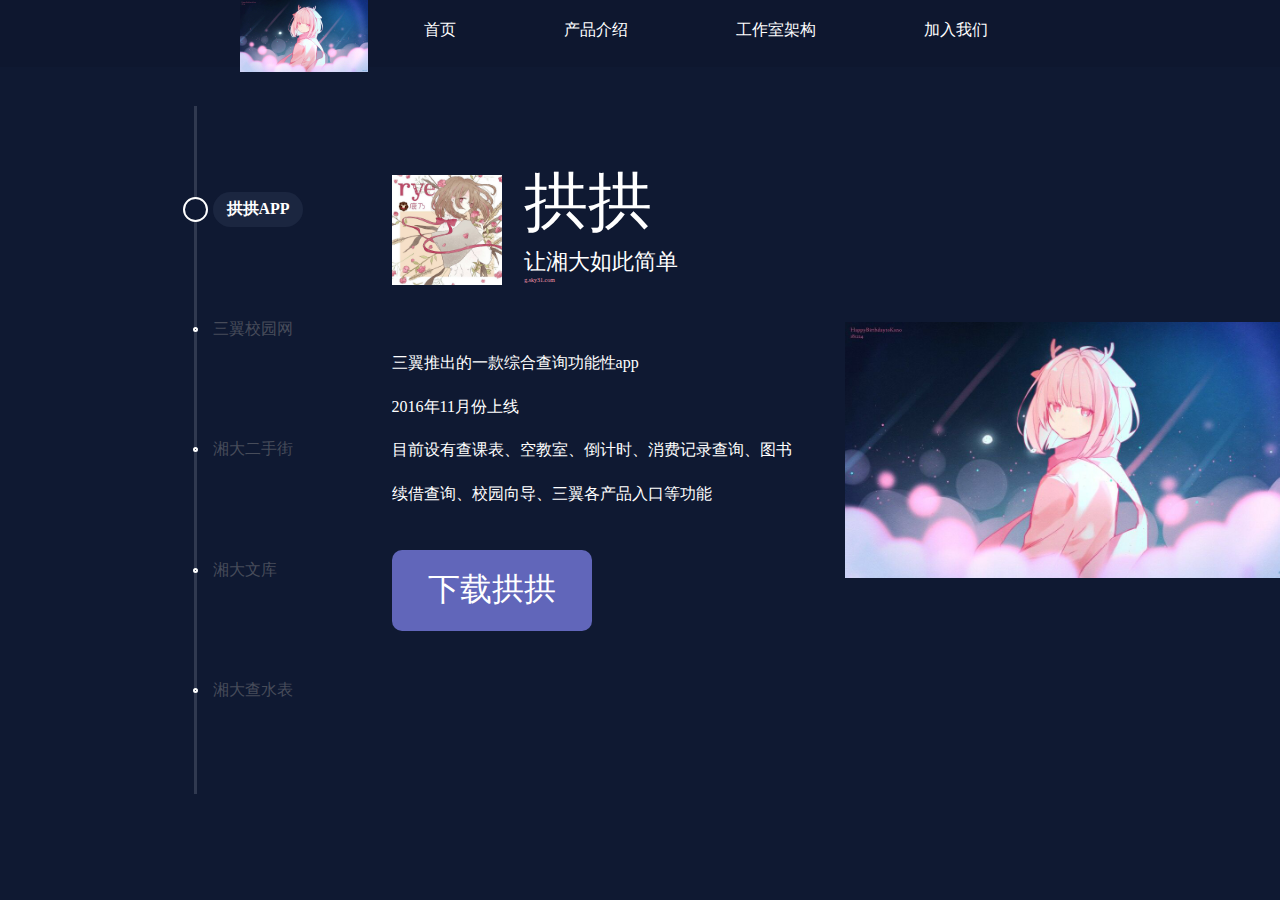
<file: produce.html>
<!DOCTYPE html>
<html lang="ch-ZN">
<head>
    <meta charset="UTF-8">
    <meta name="viewport" content="width=device-width, initial-scale=1.0">
    <meta http-equiv="X-UA-Compatible" content="ie=edge">
    <title>三翼</title>
    <link rel="stylesheet" href="css/main.css">
    <link rel="stylesheet" href="css/produce-page.css">
</head>
<body>
    <header>
        <div class="header-icon">
            <img src="img/img1.jpg" alt="三翼工作室">
        </div>
        <div class="header-info">
            <ul class="header-info-list">
                <li class="header-info-item">首页</li>
                <li class="header-info-item">产品介绍</li>
                <li class="header-info-item">工作室架构</li>
                <li class="header-info-item">加入我们</li>
            </ul>
        </div>
    </header>
    <main id="main">
        <div class="main-container">
            <div class="main-contain">
                <div class="produce-progress">
                    <div class="produce-progress-contain">
                        <div class="progress-item active-progress" id="progress1">
                            <div class="progress-circle" id="circle1"></div>
                            <div class="progress-detail" onclick="move(1)">
                                拱拱APP
                            </div>
                        </div>
                        <div class="progress-item" id="progress2">
                            <div class="progress-circle" id="circle2"></div>
                            <div class="progress-detail" onclick="move(2)">
                                三翼校园网
                            </div>
                        </div>
                        <div class="progress-item" id="progress3">
                            <div class="progress-circle" id="circle3"></div>
                            <div class="progress-detail" onclick="move(3)">
                                湘大二手街
                            </div>
                        </div>
                        <div class="progress-item" id="progress4">
                            <div class="progress-circle" id="circle4"></div>
                            <div class="progress-detail" onclick="move(4)">
                                湘大文库
                            </div>
                        </div>
                        <div class="progress-item" id="progress5">
                            <div class="progress-circle" id="circle5"></div>
                            <div class="progress-detail" onclick="move(5)">
                                湘大查水表
                            </div>
                        </div>
                    </div>
                </div>
                <div class="produce-container" id="produce-container">
                    <!-- 拱拱 -->
                    <div class="produce-item" id="item1">
                        <div class="produce-item-container">
                            <div class="produce-detail">
                                <div class="produce-header">
                                    <div class="produce-header-container">
                                        <div class="produce-icon">
                                            <img src="img/img2.jpg" alt="拱拱">
                                        </div>
                                        <div class="produce-title">
                                            <div class="produce-title-main">
                                                拱拱
                                            </div>
                                            <div class="produce-title-ex">
                                                让湘大如此简单
                                            </div>
                                            <div class="produce-title-web">
                                                <a href="https://g.sky31.com" target="_blank">g.sky31.com</a>
                                            </div>
                                        </div>
                                    </div>
                                </div>
                                <div class="produce-main">
                                    <div class="produce-main-container">
                                        <p>三翼推出的一款综合查询功能性app</p>
                                        <p>2016年11月份上线</p>
                                        <p>目前设有查课表、空教室、倒计时、消费记录查询、图书</p>
                                        <p>续借查询、校园向导、三翼各产品入口等功能</p>
                                    </div>
                                </div>
                                <div class="produce-footer">
                                    <div class="produce-footer-container">
                                        <button><a href="https://g.sky31.com" target="_blank">下载拱拱</a></button>
                                    </div>
                                </div>
                            </div>
                            <div class="produce-image">
                                <div class="produce-image-container">
                                    <img src="img/img1.jpg">
                                </div>
                            </div>
                        </div>
                    </div>
                    <!-- 三翼校园 -->
                    <div class="produce-item" id="item2">
                        <div class="produce-item-container">
                            <div class="produce-detail">
                                <div class="produce-header">
                                    <div class="produce-header-container">
                                        <div class="produce-icon">
                                            <img src="img/img1.jpg">
                                        </div>
                                        <div class="produce-title">
                                            <div class="produce-title-main">
                                                三翼校园网
                                            </div>
                                            <div class="produce-title-web">
                                                <a href="https://www.sky31.com" target="_blank">www.sky31.com</a>
                                            </div>
                                        </div>
                                    </div>
                                </div>
                                <div class="produce-main">
                                    <div class="produce-main-container">
                                        <p>与2004年3月正式上线</p>
                                        <p>学生门户网站</p>
                                        <p>三翼校园网现设有新闻、资讯、活动日历、通知通告、</p>
                                        <p>快速导航、人物专访、专题页面、三翼通讯社、湘大</p>
                                        <p>视频窗、翼产品共十个模块</p>
                                    </div>
                                </div>
                                <div class="produce-footer">
                                    <div class="produce-footer-container">
                                        <button><a href="https://www.sky31.com" target="_blank">打开三翼校园</a></button>
                                    </div>
                                </div>
                            </div>
                            <div class="produce-image">
                                <div class="produce-image-container">
                                    <img src="img/img1.jpg">
                                </div>
                            </div>
                        </div>
                    </div>
                    <!-- 湘大二手街 -->
                    <div class="produce-item" id="item3">
                        <div class="produce-item-container">
                            <div class="produce-detail">
                                <div class="produce-header">
                                    <div class="produce-header-container">
                                        <div class="produce-icon">
                                            <img src="img/img1.jpg">
                                        </div>
                                        <div class="produce-title">
                                            <div class="produce-title-main">
                                                湘大二手街
                                            </div>
                                            <div class="produce-title-ex">
                                                湘大人自己的二手街
                                            </div>
                                            <div class="produce-title-web">
                                                <a href="https://buy.sky31.com" target="_blank">buy.sky31.com</a>
                                            </div>
                                        </div>
                                    </div>
                                </div>
                                <div class="produce-main">
                                    <div class="produce-main-container">
                                        <p>针对湘大全体师生的平台型产品</p>
                                        <p>提供二手商品和服务。</p>
                                        <p>其有登录、注册、商品搜索、商品发布、个人中心等功能</p>
                                        <p>便宜实惠、方便快捷</p>
                                    </div>
                                </div>
                                <div class="produce-footer">
                                    <div class="produce-footer-container">
                                        <button><a href="https://buy.sky31.com" target="_blank">打开湘大二手街</a></button>
                                    </div>
                                </div>
                            </div>
                            <div class="produce-image">
                                <div class="produce-image-container">
                                    <img src="img/img1.jpg">
                                </div>
                            </div>
                        </div>
                    </div>
                    <!-- 湘大文库 -->
                    <div class="produce-item" id="item4">
                        <div class="produce-item-container">
                            <div class="produce-detail">
                                <div class="produce-header">
                                    <div class="produce-header-container">
                                        <div class="produce-icon">
                                            <img src="img/img1.jpg">
                                        </div>
                                        <div class="produce-title">
                                            <div class="produce-title-main">
                                                湘大文库
                                            </div>
                                            <div class="produce-title-web">
                                                <a href="https://doc.sky31.com" target="_blank">doc.sky31.com</a>
                                            </div>
                                        </div>
                                    </div>
                                </div>
                                <div class="produce-main">
                                    <div class="produce-main-container">
                                        <p>针对湘潭大学在校大学生的综合性</p>
                                        <p>学科资料库</p>
                                        <p>用户可上传或下载各个学科的PPT课件、考试试卷、</p>
                                        <p>课后习题和考试重点等</p>
                                    </div>
                                </div>
                                <div class="produce-footer">
                                    <div class="produce-footer-container">
                                        <button><a href="https://doc.sky31.com" target="_blank">打开湘大文库</a></button>
                                    </div>
                                </div>
                            </div>
                            <div class="produce-image">
                                <div class="produce-image-container">
                                    <img src="img/img1.jpg">
                                </div>
                            </div>
                        </div>
                    </div>
                    <!-- 湘大查水表 -->
                    <div class="produce-item" id="item5">
                        <div class="produce-item-container">
                            <div class="produce-detail">
                                <div class="produce-header">
                                    <div class="produce-header-container">
                                        <div class="produce-icon">
                                            <img src="img/img2.jpg">
                                        </div>
                                        <div class="produce-title">
                                            <div class="produce-title-main">
                                                湘大查水表
                                            </div>
                                            <div class="produce-title-ex">
                                                湘大最强查询平台
                                            </div>
                                            <div class="produce-title-web">
                                                <a href="http://cha.sky31.com" target="_blank">cha.sky31.com</a>
                                            </div>
                                        </div>
                                    </div>
                                </div>
                                <div class="produce-main">
                                    <div class="produce-main-container">
                                        <p>综合性查询的功能性产品</p>
                                        <p>目前开放的功能有：查水表、查同学、查绩点排名、一卡通、</p>
                                        <p>图书续借、修课进度查询、考试安排查询、通识课作业查询</p>
                                    </div>
                                </div>
                                <div class="produce-footer">
                                    <div class="produce-footer-container">
                                        <button><a href="https://cha.sky31.com" target="_blank">打开湘大查水表</a></button>
                                    </div>
                                </div>
                            </div>
                            <div class="produce-image">
                                <div class="produce-image-container">
                                    <img src="img/img1.jpg">
                                </div>
                            </div>
                        </div>
                    </div>
                </div>
            </div>
        </div>
    </main>
    <script src="js/main.js"></script>
    <script src="js/stepMove.js"></script>
    <script src="js/produce-page.js"></script>
</body>
</html>
</file>
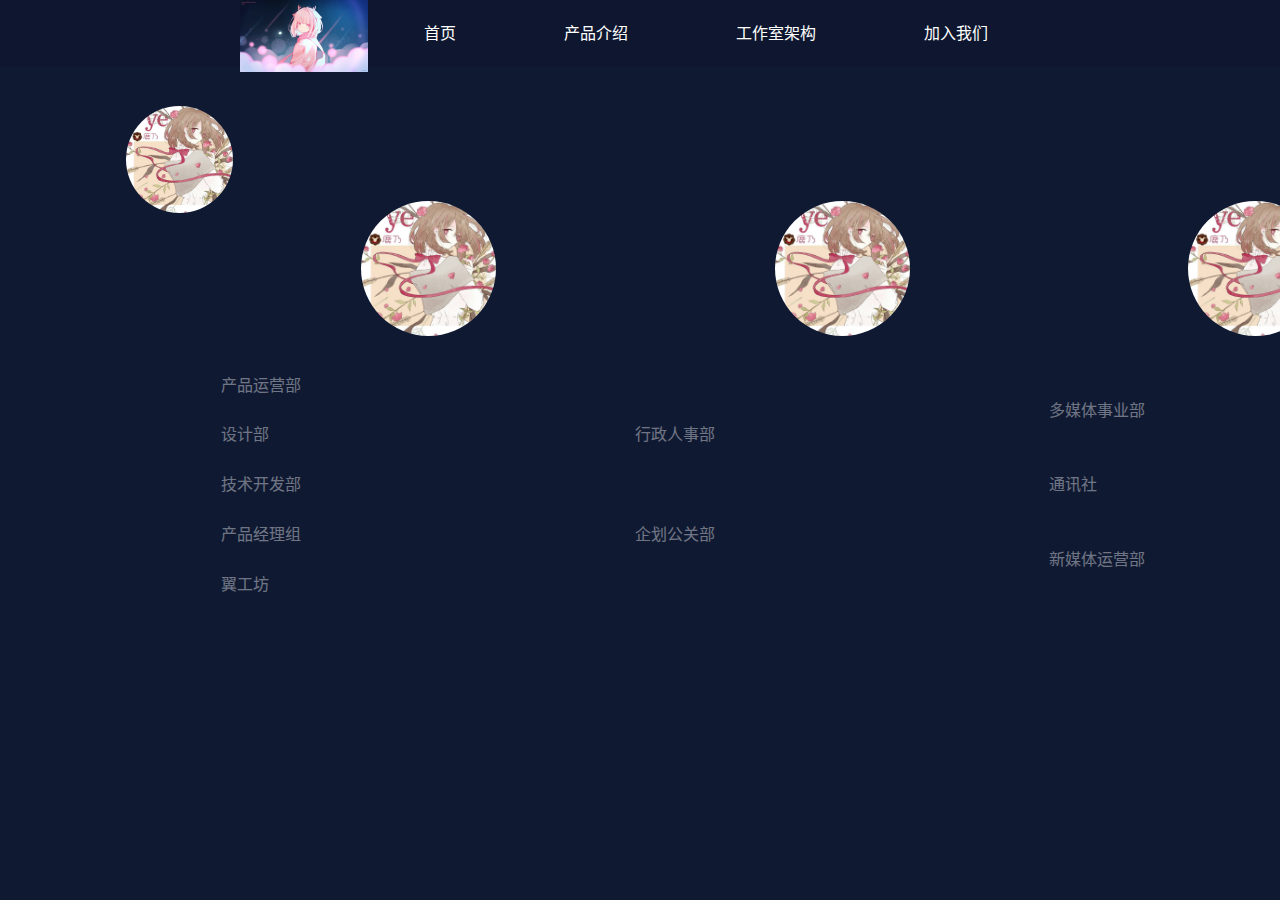
<file: studio.html>
<!DOCTYPE html>
<html lang="zh-CN">

<head>
    <meta charset="UTF-8">
    <meta name="viewport" content="width=device-width, initial-scale=1.0">
    <meta http-equiv="X-UA-Compatible" content="ie=edge">
    <title>工作室构成</title>
    <link rel="stylesheet" href="css/main.css">
    <link rel="stylesheet" href="css/studio-page.css">
</head>

<body>
    <header>
        <div class="header-icon">
            <img src="img/img1.jpg" alt="三翼工作室">
        </div>
        <div class="header-info">
            <ul class="header-info-list">
                <li class="header-info-item">首页</li>
                <li class="header-info-item">产品介绍</li>
                <li class="header-info-item">工作室架构</li>
                <li class="header-info-item">加入我们</li>
            </ul>
        </div>
    </header>
    <main id="main">
        <div class="main-container">
            <div class="main-contain">
                <div class="menu" id="menu">
                    <div class="menu-container">
                        <div class="menu-back" id="back"></div>
                        <div class="menu-card">
                            <div class="menu-card-container">
                                <div class="menu-icon"></div>
                                <div class="menu-card-contain">
                                    <div class="menu-card-inner">
                                        <p class="department">产品运营部</p>
                                        <p class="department">设计部</p>
                                        <p class="department">技术开发部</p>
                                        <p class="department">产品经理组</p>
                                        <p class="department">翼工坊</p>
                                    </div>
                                </div>
                            </div>
                            <div class="menu-card-container">
                                <div class="menu-icon"></div>
                                <div class="menu-card-contain">
                                    <div class="menu-card-inner">
                                        <p class="department">行政人事部</p>
                                        <p class="department">企划公关部</p>
                                    </div>
                                </div>
                            </div>
                            <div class="menu-card-container">
                                <div class="menu-icon"></div>
                                <div class="menu-card-contain">
                                    <div class="menu-card-inner">
                                        <p class="department">多媒体事业部</p>
                                        <p class="department">通讯社</p>
                                        <p class="department">新媒体运营部</p>
                                    </div>
                                </div>
                            </div>
                        </div>
                    </div>
                </div>
                <div class="studio">
                    <div class="studio-container">
                        <div class="prv" id="prv">
                            <div class="prv-button"></div>
                        </div>
                        <div class="studio-introduce">
                            <div class="studio-header" id="studio-header">产品发展中心</div>
                            <div class="studio-main-container">
                                <div class="studio-main-contain" id="studio">
                                    <!-- 产品运营部 -->
                                    <div class="studio-main">
                                        <div class="studio-img-container">
                                            <img src="img/img1.jpg">
                                        </div>
                                        <div class="studio-detail-container">
                                            <div class="studio-detail">
                                                <div class="studio-detail-inner">
                                                    <div class="studio-detail-title">
                                                        产品运营部
                                                    </div>
                                                    <div class="studio-detail-inner">
                                                        <p>致力于抚养产品长大成人，将产品昭告天下</p>
                                                        <p>搭建用户与产品的桥梁</p>
                                                        <p>大开脑洞搞事情</p>
                                                        <p>陪养产品思维，紧跟互联网流趋势</p>
                                                        <p>·撰写有趣的idea和独家的文案</p>
                                                    </div>
                                                </div>
                                            </div>
                                        </div>
                                    </div>
                                    <!-- 设计部 -->
                                    <div class="studio-main">
                                        <div class="studio-img-container">
                                            <img src="img/img1.jpg">
                                        </div>
                                        <div class="studio-detail-container">
                                            <div class="studio-detail">
                                                <div class="studio-detail-inner">
                                                    <div class="studio-detail-title">
                                                        设计部
                                                    </div>
                                                    <div class="studio-detail-inner">
                                                        <p>网页、游戏、小程序的化妆师</p>
                                                        <p>产品U界面以及宣传海报的平面设计</p>
                                                        <p>用PS、ACAE探索设计的无限可能</p>
                                                        <p>这里是优秀设计师的理想聚集地</p>
                                                    </div>
                                                </div>
                                            </div>
                                        </div>
                                    </div>
                                    <!-- 技术开发部 -->
                                    <div class="studio-main">
                                        <div class="studio-img-container">
                                            <img src="img/img1.jpg">
                                        </div>
                                        <div class="studio-detail-container">
                                            <div class="studio-detail">
                                                <div class="studio-detail-inner">
                                                    <div class="studio-detail-title">
                                                        技术开发部
                                                    </div>
                                                    <div class="studio-detail-inner">
                                                        <p>APP、网页及微信小程序的创造者</p>
                                                        <p>奏响键盘、玩转代码，进军前后端的主战场</p>
                                                        <p>我们有——最佳学习环境、优秀的伙伴</p>
                                                        <p>希望遇见对计算机充满热情且能自主学习的你</p>
                                                    </div>
                                                </div>
                                            </div>
                                        </div>
                                    </div>
                                    <!-- 产品经理组 -->
                                    <div class="studio-main">
                                        <div class="studio-img-container">
                                            <img src="img/img1.jpg">
                                        </div>
                                        <div class="studio-detail-container">
                                            <div class="studio-detail">
                                                <div class="studio-detail-inner">
                                                    <div class="studio-detail-title">
                                                        产品经理组
                                                    </div>
                                                    <div class="studio-detail-inner">
                                                        <p>巧妙产品创意的构思者，绘制产品原型</p>
                                                        <p>准确需求文档的分析者，透析用户需求</p>
                                                        <p>严格项目节奏的把控者，勾勒功能逻辑</p>
                                                        <p>从想法到成品，万千转换</p>
                                                    </div>
                                                </div>
                                            </div>
                                        </div>
                                    </div>
                                    <!-- 翼工坊 -->
                                    <div class="studio-main">
                                        <div class="studio-img-container">
                                            <img src="img/img1.jpg">
                                        </div>
                                        <div class="studio-detail-container">
                                            <div class="studio-detail">
                                                <div class="studio-detail-inner">
                                                    <div class="studio-detail-title">
                                                        翼工坊
                                                    </div>
                                                    <div class="studio-detail-inner">
                                                        <p>依靠成员实力推动产出创造创新</p>
                                                        <p>制作技术主流的项目产品</p>
                                                        <p>推动工作室内部的某些核心产品任务</p>
                                                        <p>负责工作室设计部与技术部的部分培训</p>
                                                    </div>
                                                </div>
                                            </div>
                                        </div>
                                    </div>
                                    <!-- 行政人事部 -->
                                    <div class="studio-main">
                                        <div class="studio-img-container">
                                            <img src="img/img1.jpg">
                                        </div>
                                        <div class="studio-detail-container">
                                            <div class="studio-detail">
                                                <div class="studio-detail-inner">
                                                    <div class="studio-detail-title">
                                                        行政人事部
                                                    </div>
                                                    <div class="studio-detail-inner">
                                                        <p>工作室制度与财务的管理者</p>
                                                        <p>穿梭于部门之间、我们是传递信息的桥梁</p>
                                                        <p>台前幕后，我们是安排人员物资的好手</p>
                                                        <p>把内部建设放在首位，将联络互通立为使命</p>
                                                    </div>
                                                </div>
                                            </div>
                                        </div>
                                    </div>
                                    <!-- 企划公关部 -->
                                    <div class="studio-main">
                                        <div class="studio-img-container">
                                            <img src="img/img1.jpg">
                                        </div>
                                        <div class="studio-detail-container">
                                            <div class="studio-detail">
                                                <div class="studio-detail-inner">
                                                    <div class="studio-detail-title">
                                                        企划公关部
                                                    </div>
                                                    <div class="studio-detail-inner">
                                                        <p>工作室有颜有才有钱的集中地</p>
                                                        <p>活动花式承包的主力军</p>
                                                        <p>·活动策划，外联赞助、礼仪公关</p>
                                                        <p>哪里都有我们的舞台</p>
                                                    </div>
                                                </div>
                                            </div>
                                        </div>
                                    </div>
                                    <!-- 多媒体事业部 -->
                                    <div class="studio-main">
                                        <div class="studio-img-container">
                                            <img src="img/img1.jpg">
                                        </div>
                                        <div class="studio-detail-container">
                                            <div class="studio-detail">
                                                <div class="studio-detail-inner">
                                                    <div class="studio-detail-title">
                                                        多媒体事业部
                                                    </div>
                                                    <div class="studio-detail-inner">
                                                        <p>各类宣传片、mv等的制作者</p>
                                                        <p>音频节目和广播等的承包者</p>
                                                        <p>近距离录制校内各大活动的精彩片段</p>
                                                        <p>前期策划拍摄，后期剪辑音频录制</p>
                                                    </div>
                                                </div>
                                            </div>
                                        </div>
                                    </div>
                                    <!-- 通讯社 -->
                                    <div class="studio-main">
                                        <div class="studio-img-container">
                                            <img src="img/img1.jpg">
                                        </div>
                                        <div class="studio-detail-container">
                                            <div class="studio-detail">
                                                <div class="studio-detail-inner">
                                                    <div class="studio-detail-title">
                                                        通讯社
                                                    </div>
                                                    <div class="studio-detail-inner">
                                                        <p>文能写稿，武能拍照</p>
                                                        <p>追踪校园动态，归纳校园信息</p>
                                                        <p>带你领会各大院级校级宣传组织的风采</p>
                                                        <p>我们是稿件的审核者，大学生Dv网的幕后负责</p>
                                                    </div>
                                                </div>
                                            </div>
                                        </div>
                                    </div>
                                    <!-- 新媒体运营部 -->
                                    <div class="studio-main">
                                        <div class="studio-img-container">
                                            <img src="img/img1.jpg">
                                        </div>
                                        <div class="studio-detail-container">
                                            <div class="studio-detail">
                                                <div class="studio-detail-inner">
                                                    <div class="studio-detail-title">
                                                        新媒体运营部
                                                    </div>
                                                    <div class="studio-detail-inner">
                                                        <p>任你玩转空间、微博、微信公众号、抖音四大平台</p>
                                                        <p>get超强技能，结识大佬&小伙伴</p>
                                                        <p>引领校园新热点，解锁新世界</p>
                                                        <p>会写、会想、会审美、会抓</p>
                                                    </div>
                                                </div>
                                            </div>
                                        </div>
                                    </div>
                                </div>
                            </div>
                            <div class="studio-footer" id="studio-footer">
                                <div class="footer-circle"></div>
                                <div class="footer-circle"></div>
                                <div class="footer-circle"></div>
                                <div class="footer-circle"></div>
                                <div class="footer-circle"></div>
                            </div>
                        </div>
                        <div class="next">
                            <div class="next-button" id="next"></div>
                        </div>
                    </div>
                </div>
            </div>          
        </div>
    </main>
    <script src="js/main.js"></script>
    <script src="js/stepMove.js"></script>
    <script src="js/studio-page.js"></script>
</body>

</html>
</file>
<file: css/main.css>
* {
    margin: 0;
    padding: 0;
}
body {
    overflow-y: hidden;
    overflow-x: auto; 
    background-color: #0F1932;
    color: #FFFFFF;
    min-width: 1400px;
    max-width: 1920px;
}
.container {
    transition: transform 1s;
}
/* 与头部有关 */
header {
    width: 100%;
    height: 7.43vh;
    position: absolute;
    top: 0;
    left: 0;
    background-color: rgba(13,21,43, 0.5);
    
}
.header-icon {
    width: 10vw;
    position: absolute;
    left: 15em;
}
.main .header-icon {
    display: none;
}
.header-icon img {
    width: 100%;
}
.header-info {
    position: absolute;
    right: 15em;
}
.header-info-list {
    list-style: none;
}
.header-info-item {
    display: inline-block;
    margin: 1.25em 3.25em;
}
/* 每个section */
.section {
    width: 100%;
    position: relative;
}
</file>
<file: css/produce-page.css>
.main-container {
    width: 100%;
    height: 100%;
}
.main-contain {
    width: 100%;
    height: 76.39%;
    position: relative;
    top: 11.8%;
    display: flex;
    overflow: hidden;
}
.main-contain > div {
    height: 100%;
    position: relative;
    left: 0;
    top: 0;
    /* overflow: hidden; */
}
.produce-progress {
    width: 27.97%;
}
/* 进度条 */

/* 产品 */
.produce-container {
    width: 72%;
    /* overflow: hidden; */
    transition: transform 1s;
}
.produce-item {
    width: 100%;
    height: 100%;
    position: relative;
    display: flex;
    justify-content: center;
    align-items: center;
}
.produce-item-container {
    width: 100%;
    height: 80%;
    display: flex;
    justify-content: flex-start;
    align-items: center;
}
.produce-item-container > div {
    width: 45%;
    height: 100%;
}
/* 顶部的标题 */
.produce-header {
    width: 100%;
    height: 20%;
}
.produce-header-container {
    width: 100%;
    height: 100%;
    display: flex;
    justify-content: flex-start;
}
.produce-header-container > div {
    height: 100%;
    display: flex;
}
/* .produce-icon {
    width: 50%;
    display: inline-block;
    max-width: 60%;
} */
.produce-item:nth-child(1) .produce-icon {
    max-width: 30%;
}
.produce-item:nth-child(5) .produce-icon {
    max-width: 30%;
}
.produce-item:nth-child(2) .produce-icon {
    max-width: 50%;
}
.produce-item:nth-child(3) .produce-icon {
    max-width: 50%;
}
.produce-item:nth-child(4) .produce-icon {
    max-width: 50%;
}
.produce-icon > img {
    height: 100%;
    width: auto;
}
.produce-title {
    position: relative;
    left: 5%;
    flex-direction: column;
    justify-content: flex-start;
    white-space: nowrap;
    transform: translateY(-15%);
}
.produce-title > div {
    display: flex;
    justify-content: flex-start;
    align-items: flex-start;
}
.produce-title-main {
    height: 80%;
    font-size: 4em;
}
.produce-title-web {
    height: 20%;
    font-size: 0.2em;
}
.produce-title-ex {
    height: 40%;
    font-size: 1.4em;
}
/* 五个网址颜色不同 */
.produce-item:nth-child(1) .produce-title-web > a {
    color: #F897AA;
}
.produce-item:nth-child(2) .produce-title-web > a {
    color: #FD694F;
}
.produce-item:nth-child(3) .produce-title-web > a {
    color: #F88F55;
}
.produce-item:nth-child(4) .produce-title-web > a {
    color: #18BC9C;
}
.produce-item:nth-child(5) .produce-title-web > a {
    color: #FB6B6B;
}
.produce-title-web > a {
    display: block;
    height: 100%;
    text-decoration: none;
    transition: transform 0.4s;
}
.produce-title-web > a:hover {
    cursor: pointer;
    transform: scale(1.1,1.1);

}
/* 中间的内容 */
.produce-main {
    padding-top: 10%;
    padding-bottom: 5%;
}
.produce-main-container {
    width: 100%;
}
.produce-main-container > p {
    margin: 5% 0;
}
/* 下面的内容 */
.produce-footer button {
    background-color: #6166BA;
    color: #FFFFFF;
    font-size: 2em;
    border: 0;
    border-radius: 10px;
    padding: 4% 8%;
    transition: transform 0.4s;
}
.produce-footer button > a {
    display: block;
    width: 100%;
    height: 100%;
    text-decoration: none;
    color: #FFFFFF;
}
.produce-footer button:hover {
    transform: scale(1.1,1.1);
    cursor: pointer;
}
/* 右边的图片 */
.produce-image-container {
    width: 100%;
    height: 100%;
    display: flex;
    justify-content: center;
    align-items: center;
}
.produce-image-container > img {
    width: 100%;
}
/* 产品出现的特效 */
@keyframes item-appear {
    0% {
        opacity: 0;
        transform: translateY(30%);
    }
    40% {
        opacity: 0;
        transform: translateY(30%);
    }
    100% {
        opacity: 1;
        transform: translateY(0);
    }
}
.active-item  .produce-header-container {
    opacity: 0;
    animation: item-appear 2s;
    animation-fill-mode: forwards;
}
.active-item  .produce-main {
    opacity: 0;
    animation: item-appear 2s;
    animation-delay: 0.3s;
    animation-fill-mode: forwards;
}
.active-item  .produce-footer {
    opacity: 0;
    animation: item-appear 2s;
    animation-delay: 0.3s;
    animation-fill-mode: forwards;
}
.active-item  .produce-image {
    opacity: 0;
    animation: item-appear 2s;
    animation-delay: 0.6s;
    animation-fill-mode: forwards;
}
/* 进度条 */
.produce-progress {
    display: flex;
    justify-content: center;
    align-items: center;
}
.produce-progress-contain {
    width: 3px;
    height: 100%;
    background-color: #303950;
    display: flex;
    flex-direction: column;
    justify-content: space-evenly;
}
.progress-item {
    width: 7vw;
    height: 5%;
    display: flex;
    justify-content: flex-start;
    align-items: center;
    position: relative;
    left: -1px;
    /* 这个left是线宽度减去圆直径的差除以2 */
    white-space: nowrap;
}
.progress-circle {
    width: 5px;
    height: 5px;
    border-radius: 50%;
    box-sizing: border-box;
    border: 2.5px solid #FFFFFF;
    background-color: #0F1932;
    transition: all 0.6s;
}
.progress-detail {
    width: 100%;
    height: 100%;
    display: flex;
    justify-content: flex-start;
    align-items: center;
    position: absolute;
    left: 20px;
    border-radius: 1000px;
    color: #474C5A;
    cursor: pointer;
    transition: all 0.6s;
}
.active-progress > .progress-circle {
    width: 25px;
    height: 25px;
    transform: translateX(-10px);
}
.active-progress > .progress-detail {
    background-color: #1B2640;
    font-weight: bold;
    color: #FFFFFF;     
    justify-content: center;
}
</file>
<file: css/studio-page.css>
main {
    display: flex;
}
.main-container {
    width: 100%;
    height: 76.39%;
    position: relative;
    top: 11.8%;
    /* overflow: hidden; */
}
.main-contain {
    width: 100%;
    height: 100%;
}
/* 菜单 */
.menu {
    position: absolute;
    top: 0;
    left: 0;
    width: 100%;
    height: 100%;
    z-index: 999;
    background-color: #0F1932;
    transition: all 1s;
}
.active-menu-finally {
    background-color: transparent;
    /* z-index: -1; */
}
.menu-container {
    width: 82%;
    height: 100%;
    position: relative;
    left: 9%;
}
/* 返回的icon */
.menu-back {
    width: 11.91vmin;
    height: 11.91vmin;
    border-radius: 50%;
    background-image: url('../img/img2.jpg');
    /* 反正是一张方形图片 */
    background-size: 100% 100%;
    position: absolute;
    top: 0;
    left: 0;
    transition: all 1s;
}
.active-menu .menu-back {
    opacity: 0.4;
    cursor: pointer;
}
.active-menu .menu-back:hover{
    transform: scale(1.2);
    opacity: 1 !important;
}
/* 三个icon和三个card */
/* .menu-icon {
    width: 100%;
    height: 100%;
    display: flex;
    justify-content: space-between;
    align-items: flex-start;
    position: absolute;
    top: 0;
    left: 0;
}
.menu-icon-container {
    width: 27.92%;
    height: 30%;
    background-color: aqua;
} */
.menu-card {
    width: 100%;
    height: 100%;
    display: flex;
    justify-content: space-between;
    /* align-items: center; */
    align-items: flex-end;
    position: absolute;
    top: 0;
    left: 0;
    transition: all 1s;
}
.active-menu-finally .menu-card {
    width: 42vmin;
    left: 14vmin;
    height: 11.9vmin;
}
.menu-card-container {
    width: 27.92%;
    /* height: 63.64%; */
    height: 67.64%;
    position: relative;
    bottom: 11.36%;
    /* 这样上面就剩下30% */
    transform-origin: right;
    transition: all 1s;
}
.active-menu-finally .menu-card-container {
    width: 12vmin;
    height: 100%;
    bottom: 0;
}
.menu-card-contain {
    width: 100%;
    height: 100%;
    position: absolute;
    top: 0;
    left: 0;
    transform-origin: right top;
    transition: transform 1s;
    /* background-image: url(../img/img3.jpg); */
    background-position: center;
    background-size: 100% 100%;
    background-repeat: no-repeat;
}
.active-menu .menu-card-contain {
    transform: scale(0);
}
.menu-card-inner {
    width: 40.63%;
    height: 58.97%;
    position: absolute;
    top: 20.52%;
    left: 29.68%;
    display: flex;
    flex-direction: column;
    align-items: baseline;
    justify-content: space-evenly;
}
.menu-card-inner > p{
    cursor: pointer;
    opacity: 0.4;
    transition: all 0.5s;
}
.menu-card-inner > p:hover {
    opacity: 1;
    transform: scale(1.2);
}
/* .menu-card-inner > p:before {
    content: '';
    position: relative;
    width: 100%;
    height: 100%;
    box-sizing: border-box;
    border: 1vmin solid #FFFFFF;
    border-radius: 50%;
} */
.menu-icon {
    width: 15vmin;
    height: 15vmin;
    background-image: url('../img/img2.jpg');
    background-size: 100%;
    border-radius: 50%;
    position: absolute;
    right: -5.5vmin;
    top: -5.5vmin;
    /* right: 0;
    top: 0; */
    z-index: 20;
    transition: all 1s;
}
.active-card .menu-icon {
    transform: scale(1.2);
    opacity: 1 !important;
}
.active-menu .menu-card-container:hover > .menu-icon{
    transform: scale(1.2);
    opacity: 1 !important;
}
.active-menu .menu-icon {
    cursor: pointer;
}
.active-card .menu-icon {
    cursor: default;
}
.active-menu-finally .menu-icon {
    width: 11.91vmin;
    height: 11.91vmin;
    opacity: 0.4;
    top: 0;
    right: 0;
}
/* 工作室介绍 */
.studio {
    width: 100%;
    height: 100%;
    position: absolute;
    top: 0;
    left: 0;
}

.studio-container {
    width: 100%;
    height: 100%;
    display: flex;
    justify-content: space-between;
    align-items: center;
}
.studio-container > div {
    height: 100%;
}
.active-menu + .studio .prv {
    z-index: 999;
}
.active-menu + .studio .next {
    z-index: 999;
}
.prv {
    width: 9%;
    display: flex;
    justify-content: center;
    align-items: center;
}
.prv > div {
    width: 40%;
    height: 20%;
    background-image: url('../img/img3.jpg');
    background-position: center;
    background-size: auto 100%;
    transition: transform 0.3s;
    cursor: pointer;
}
.prv > div:hover {
    transform: scale(1.1,1.1);
}
.next {
    width: 9%;
    display: flex;
    justify-content: center;
    align-items: center;
}
.next > div {
    width: 40%;
    height: 20%;
    background-image: url('../img/img3.jpg');
    background-position: center;
    background-size: auto 100%;
    transition: transform 0.3s;
    cursor: pointer;
}
.next > div:hover {
    transform: scale(1.1,1.1);
}
.studio-introduce {
    width: 82%;
    display: flex;
    flex-direction: column;
    justify-content: space-between;
    align-items: center;
}
/* 工作室介绍主体来啦！ */
.studio-introduce > div {
    width: 100%;
}
/* 头部 */
.studio-header {
    height: 10%;
    display: flex;
    justify-content: flex-end;
    align-items: center;
    font-size: 2.5em;
    /* align-self: flex-end; */
}
/* 中间 */
.studio-main-container {
    height: 82%;
    overflow: hidden;
}
.studio-main-contain {
    height: 100%;
    display: flex;
    transition: transform 1s;
}
.studio-main {
    width: 100%;
    height: 100%;
    display: flex;
    justify-content: space-between;
    align-items: center;
    flex-shrink: 0;
    opacity: 0;
    /* transition: opacity 2s cubic-bezier(0, 0.96, 1, 1); */
    transition: opacity 1.5s;
}
.studio-main > div {
    height: 100%;
    display: flex;
    justify-content: center;
    align-items: flex-end;
}
.studio-img-container {
    width: 63%;
}
.studio-img-container > img {
    width: 100%;
}
.studio-detail-container {
    width: 35%;
    display: flex;
    justify-content: flex-start;
    align-items: flex-end;
}
.studio-detail {
    width: 90%;
    height: 90%;
    background-color: #1B2640;
    display: flex;
    justify-content: center;
    align-items: center;
}
.studio-detail-inner {
    width: 80%;
    height: 60%;
}
.studio-detail-title {
    width: 100%;
    margin-bottom: 10%;
    font-size: 2.5em;
}
.studio-detail-inner > p {
    margin: 5% 0;
}
/* 尾巴 */
.studio-footer {
    width: 100%;
    height: 8%;
    display: flex;
    justify-content: center;
    align-items: center;
}
.footer-circle {
    width: 2vh;
    height: 2vh;
    border-radius: 50%;
    border: 1vh solid #1B2640;
    box-sizing: border-box;
    margin: 0 0.5vh;
    transition: all 0.3s;
}
.active-circle {
    width: 2.5vh;
    height: 2.5vh;
    border: 0.5vh solid #1B2640;
}
.unuse-circle {
    display: none;
}
</file>
